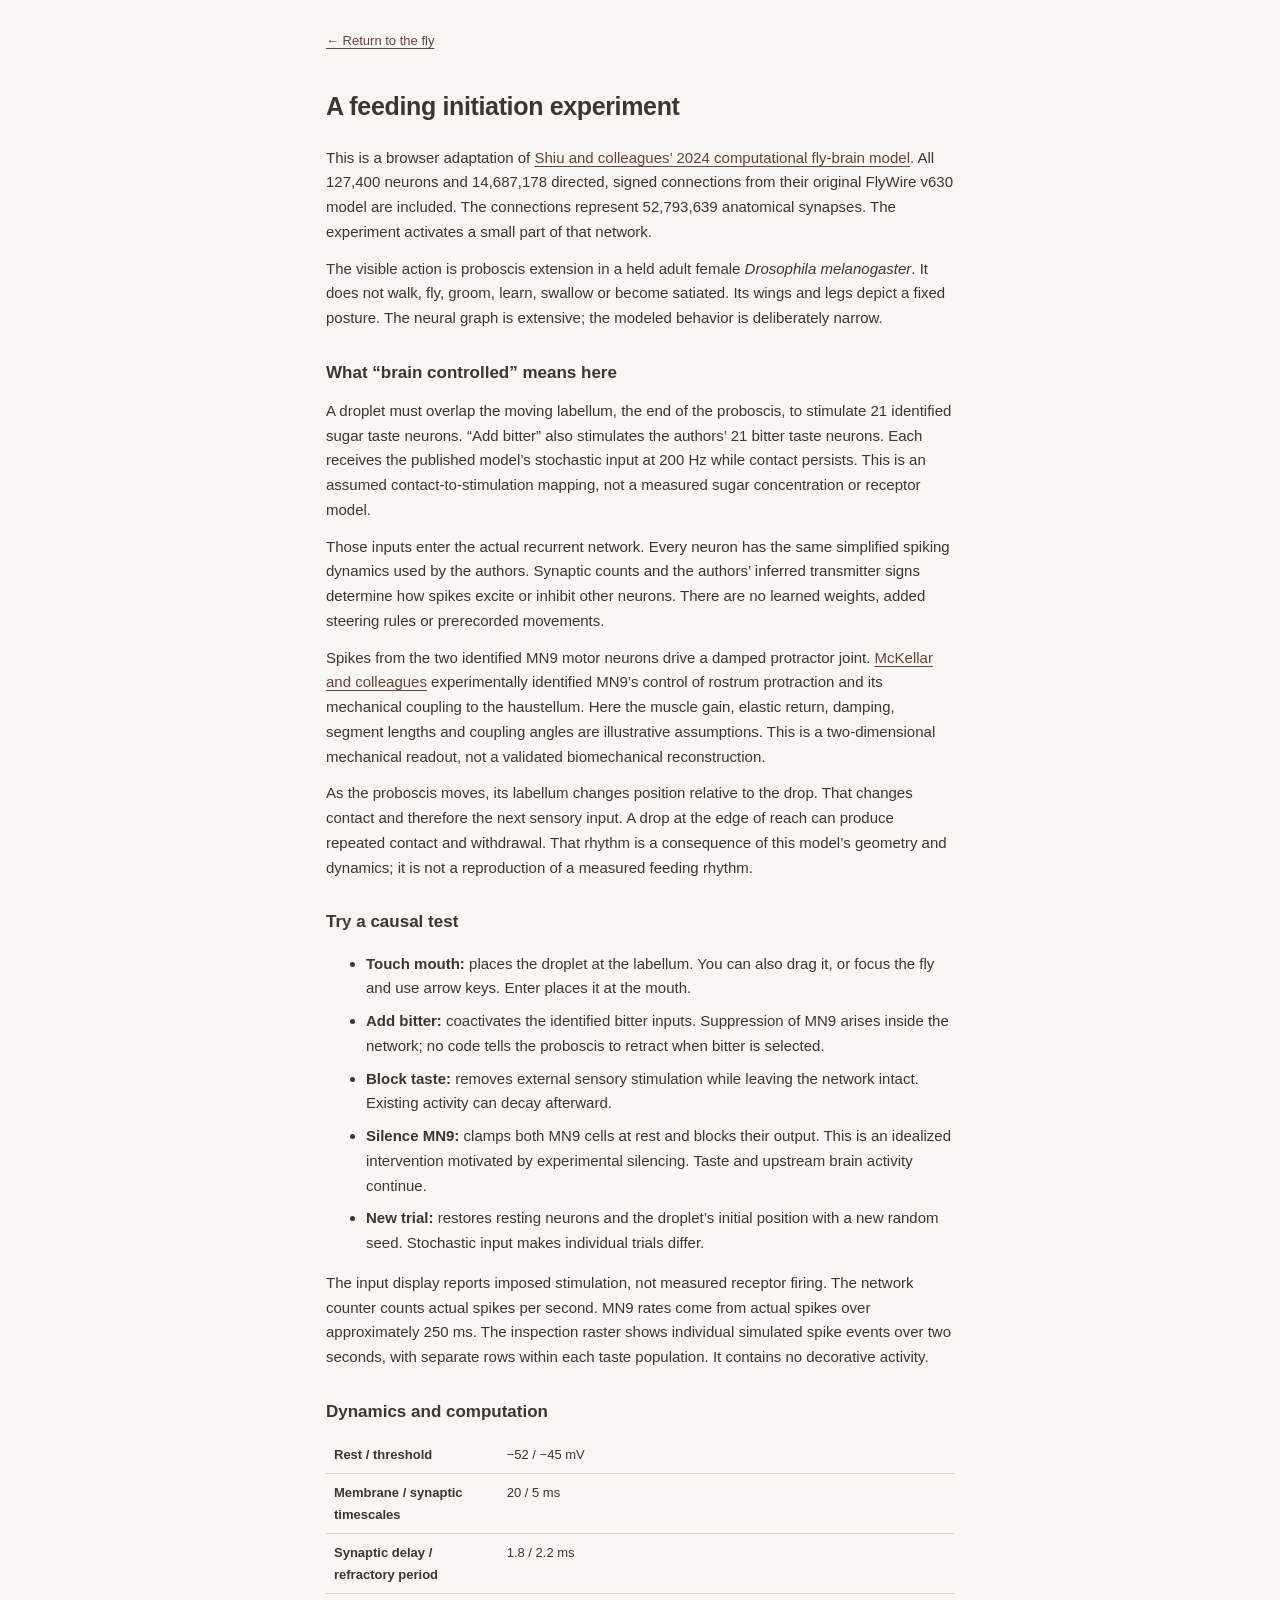
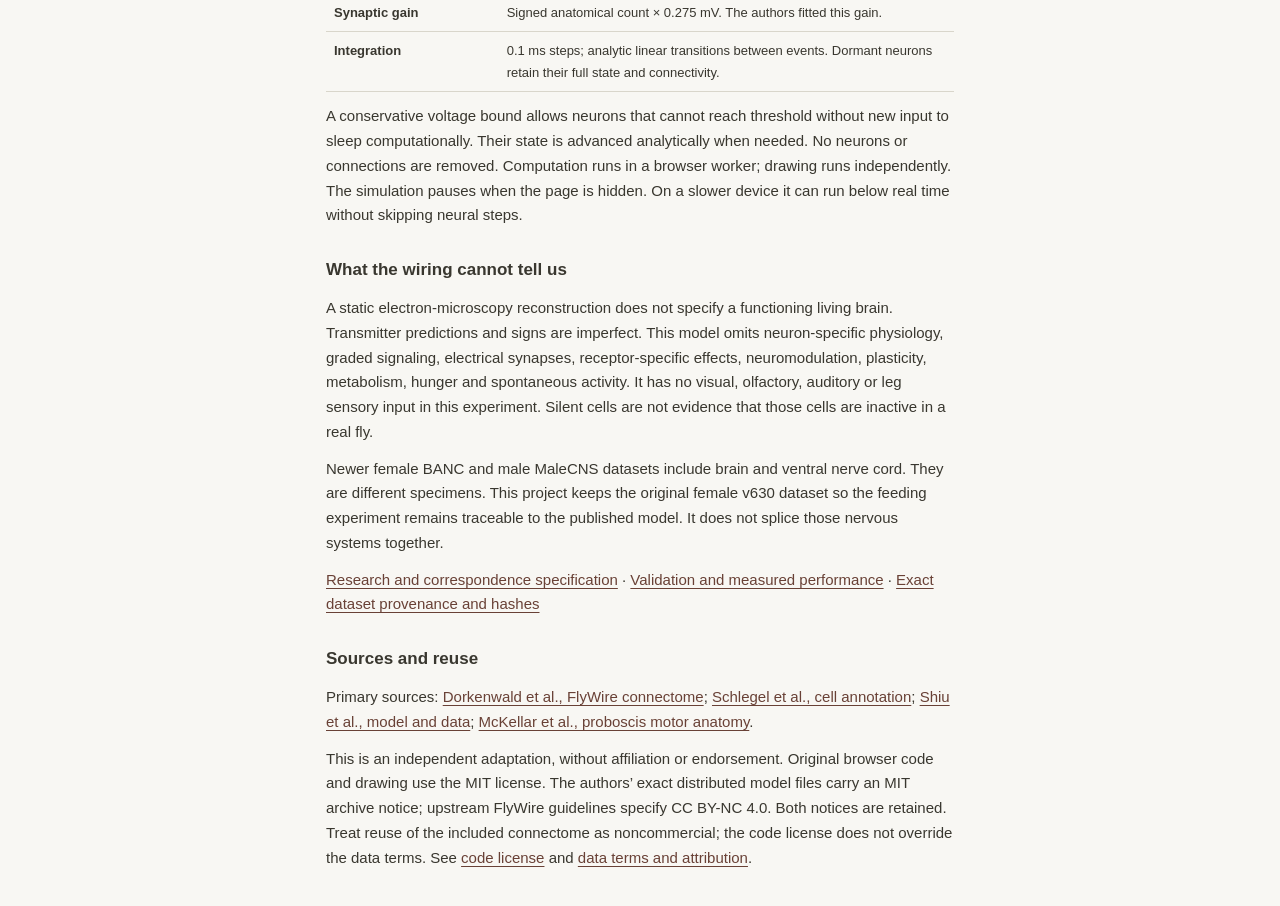
<file: about.html>
<!doctype html>
<html lang="en">
<head><meta charset="utf-8"><meta name="viewport" content="width=device-width,initial-scale=1"><title>Model and limits · Fly brain</title><link rel="icon" href="data:,"><link rel="stylesheet" href="style.css"></head>
<body><main class="prose">
<nav><a href="index.html">← Return to the fly</a></nav>
<h1>A feeding initiation experiment</h1>
<p>This is a browser adaptation of <a href="https://www.nature.com/articles/s41586-024-07763-9">Shiu and colleagues’ 2024 computational fly-brain model</a>. All 127,400 neurons and 14,687,178 directed, signed connections from their original FlyWire v630 model are included. The connections represent 52,793,639 anatomical synapses. The experiment activates a small part of that network.</p>
<p>The visible action is proboscis extension in a held adult female <i>Drosophila melanogaster</i>. It does not walk, fly, groom, learn, swallow or become satiated. Its wings and legs depict a fixed posture. The neural graph is extensive; the modeled behavior is deliberately narrow.</p>
<h2>What “brain controlled” means here</h2>
<p>A droplet must overlap the moving labellum, the end of the proboscis, to stimulate 21 identified sugar taste neurons. “Add bitter” also stimulates the authors’ 21 bitter taste neurons. Each receives the published model’s stochastic input at 200 Hz while contact persists. This is an assumed contact-to-stimulation mapping, not a measured sugar concentration or receptor model.</p>
<p>Those inputs enter the actual recurrent network. Every neuron has the same simplified spiking dynamics used by the authors. Synaptic counts and the authors’ inferred transmitter signs determine how spikes excite or inhibit other neurons. There are no learned weights, added steering rules or prerecorded movements.</p>
<p>Spikes from the two identified MN9 motor neurons drive a damped protractor joint. <a href="https://elifesciences.org/articles/54978">McKellar and colleagues</a> experimentally identified MN9’s control of rostrum protraction and its mechanical coupling to the haustellum. Here the muscle gain, elastic return, damping, segment lengths and coupling angles are illustrative assumptions. This is a two-dimensional mechanical readout, not a validated biomechanical reconstruction.</p>
<p>As the proboscis moves, its labellum changes position relative to the drop. That changes contact and therefore the next sensory input. A drop at the edge of reach can produce repeated contact and withdrawal. That rhythm is a consequence of this model’s geometry and dynamics; it is not a reproduction of a measured feeding rhythm.</p>
<h2>Try a causal test</h2>
<ul>
<li><strong>Touch mouth:</strong> places the droplet at the labellum. You can also drag it, or focus the fly and use arrow keys. Enter places it at the mouth.</li>
<li><strong>Add bitter:</strong> coactivates the identified bitter inputs. Suppression of MN9 arises inside the network; no code tells the proboscis to retract when bitter is selected.</li>
<li><strong>Block taste:</strong> removes external sensory stimulation while leaving the network intact. Existing activity can decay afterward.</li>
<li><strong>Silence MN9:</strong> clamps both MN9 cells at rest and blocks their output. This is an idealized intervention motivated by experimental silencing. Taste and upstream brain activity continue.</li>
<li><strong>New trial:</strong> restores resting neurons and the droplet’s initial position with a new random seed. Stochastic input makes individual trials differ.</li>
</ul>
<p>The input display reports imposed stimulation, not measured receptor firing. The network counter counts actual spikes per second. MN9 rates come from actual spikes over approximately 250 ms. The inspection raster shows individual simulated spike events over two seconds, with separate rows within each taste population. It contains no decorative activity.</p>
<h2>Dynamics and computation</h2>
<table><tbody>
<tr><th>Rest / threshold</th><td>−52 / −45 mV</td></tr>
<tr><th>Membrane / synaptic timescales</th><td>20 / 5 ms</td></tr>
<tr><th>Synaptic delay / refractory period</th><td>1.8 / 2.2 ms</td></tr>
<tr><th>Synaptic gain</th><td>Signed anatomical count × 0.275 mV. The authors fitted this gain.</td></tr>
<tr><th>Integration</th><td>0.1 ms steps; analytic linear transitions between events. Dormant neurons retain their full state and connectivity.</td></tr>
</tbody></table>
<p>A conservative voltage bound allows neurons that cannot reach threshold without new input to sleep computationally. Their state is advanced analytically when needed. No neurons or connections are removed. Computation runs in a browser worker; drawing runs independently. The simulation pauses when the page is hidden. On a slower device it can run below real time without skipping neural steps.</p>
<h2>What the wiring cannot tell us</h2>
<p>A static electron-microscopy reconstruction does not specify a functioning living brain. Transmitter predictions and signs are imperfect. This model omits neuron-specific physiology, graded signaling, electrical synapses, receptor-specific effects, neuromodulation, plasticity, metabolism, hunger and spontaneous activity. It has no visual, olfactory, auditory or leg sensory input in this experiment. Silent cells are not evidence that those cells are inactive in a real fly.</p>
<p>Newer female BANC and male MaleCNS datasets include brain and ventral nerve cord. They are different specimens. This project keeps the original female v630 dataset so the feeding experiment remains traceable to the published model. It does not splice those nervous systems together.</p>
<p><a href="docs/model-evidence.md">Research and correspondence specification</a> · <a href="docs/validation.md">Validation and measured performance</a> · <a href="data/metadata.json">Exact dataset provenance and hashes</a></p>
<h2>Sources and reuse</h2>
<p>Primary sources: <a href="https://www.nature.com/articles/s41586-024-07558-y">Dorkenwald et al., FlyWire connectome</a>; <a href="https://www.nature.com/articles/s41586-024-07686-5">Schlegel et al., cell annotation</a>; <a href="https://github.com/philshiu/Drosophila_brain_model">Shiu et al., model and data</a>; <a href="https://elifesciences.org/articles/54978">McKellar et al., proboscis motor anatomy</a>.</p>
<p>This is an independent adaptation, without affiliation or endorsement. Original browser code and drawing use the MIT license. The authors’ exact distributed model files carry an MIT archive notice; upstream FlyWire guidelines specify CC BY-NC 4.0. Both notices are retained. Treat reuse of the included connectome as noncommercial; the code license does not override the data terms. See <a href="LICENSE">code license</a> and <a href="data/LICENSE">data terms and attribution</a>.</p>
</main></body></html>
</file>
<file: style.css>
:root{color-scheme:light;font-family:-apple-system,BlinkMacSystemFont,"Segoe UI",sans-serif;color:#39372f;background:#f8f7f3;font-synthesis:none}
*{box-sizing:border-box}body{margin:0}main{width:min(960px,100%);margin:auto;padding:30px 36px 24px}header{display:flex;align-items:center;justify-content:space-between}h1{font-size:17px;font-weight:600;letter-spacing:-.35px;margin:0}h1 span{font-weight:400;color:#706e65}button,input,summary{font:inherit}button{background:transparent;border:1px solid #b4b1a7;border-radius:4px;color:inherit;padding:8px 13px;cursor:pointer;font-size:13px}button:hover{background:#eeece4}button:disabled{opacity:.4;cursor:wait}:focus-visible{outline:2px solid #6e2e26;outline-offset:4px}#stage{height:480px;position:relative;margin-top:10px}#fly{width:100%;height:100%;display:block;touch-action:none;cursor:grab}#fly:active{cursor:grabbing}#instruction{position:absolute;bottom:16px;left:0;right:0;text-align:center;font-size:14px;pointer-events:none;color:#676459}#loading{position:absolute;top:16px;left:0;right:0;text-align:center;font-size:13px;color:#676459;pointer-events:none}.controls{display:flex;justify-content:center;align-items:center;gap:22px;flex-wrap:wrap;padding:8px 0 25px}.controls label{font-size:13px;display:flex;align-items:center;gap:6px;white-space:nowrap;cursor:pointer}input{accent-color:#803d30;width:15px;height:15px}.signals{border-top:1px solid #d9d6cb;border-bottom:1px solid #d9d6cb;padding:19px 12px;display:flex;align-items:center;justify-content:space-between;gap:10px}.signals div{display:flex;flex-direction:column;gap:8px;min-width:0}.signals span{font-size:11px;color:#676459}.signals strong{font-weight:500;font-size:17px;font-variant-numeric:tabular-nums}.signals b{color:#a19d91;font-weight:400}details{padding-top:18px;font-size:13px}summary{cursor:pointer;width:fit-content;color:#555248}details p{font-size:12px;color:#676459;line-height:1.6}#raster{width:100%;height:150px}#cells{display:flex;gap:24px;flex-wrap:wrap;font-size:11px;font-variant-numeric:tabular-nums}#cells a{color:inherit}footer{margin-top:26px;font-size:11px;color:#716e63;line-height:1.6}footer p{margin:3px 0}a{color:#694136;text-underline-offset:3px}footer a{display:inline-block;margin-top:7px}.prose{max-width:700px;line-height:1.65;font-size:15px}.prose h1{font-size:25px;margin:35px 0 18px}.prose h2{font-size:17px;margin:28px 0 10px}.prose p{margin:12px 0}.prose li{margin:8px 0}.prose table{font-size:13px;border-collapse:collapse;width:100%}.prose td,.prose th{padding:8px;text-align:left;border-bottom:1px solid #d9d6cb;vertical-align:top}.prose code{font-size:12px}.prose nav{font-size:13px}.error{color:#8d2c25!important}
@media(max-width:650px){main{padding:20px 18px}#stage{height:390px}.controls{gap:15px;padding-bottom:20px}.signals{gap:6px;padding:16px 0}.signals span{font-size:10px;max-width:77px;min-height:24px}.signals strong{font-size:13px}.signals b{font-size:11px}footer{font-size:10px}#instruction{font-size:12px}.prose{font-size:14px}}
@media(max-width:380px){main{padding:18px 12px}.controls{gap:12px}.controls label{font-size:12px}}
</file>
